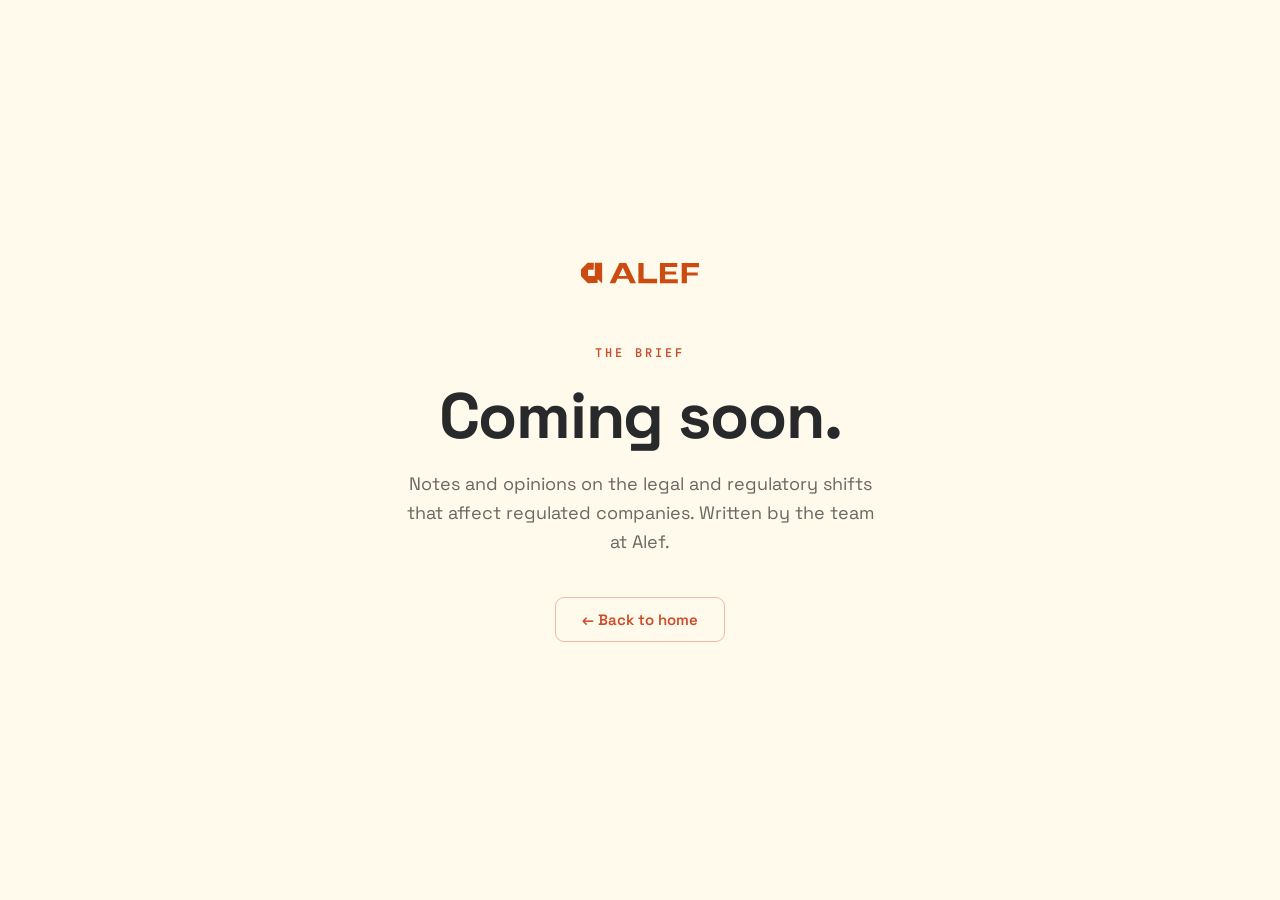
<file: the-brief.html>
<!DOCTYPE html>
<html lang="en">
<head>
  <meta charset="UTF-8">
  <meta name="viewport" content="width=device-width, initial-scale=1.0">
  <title>The Brief | Alef</title>
  <meta name="description" content="Notes and opinions on the legal and regulatory shifts that affect regulated companies. From the team at Alef.">
  <link rel="icon" type="image/svg+xml" href="data:image/svg+xml,%3Csvg xmlns='http://www.w3.org/2000/svg' viewBox='0 0 328 328'%3E%3Cpath fill='%23CA4C28' d='M108.41,42.96l62.51,62.3c1.08,1.07,1.69,2.53,1.69,4.06h0c.01,3.19-2.57,5.78-5.76,5.78h-61.46c-3.18,0-5.76,2.58-5.76,5.76v43.93c0,3.18,2.58,5.76,5.76,5.76h81.32c3.18,0,5.76-2.58,5.76-5.76V47.85c0-3.18,2.58-5.76,5.76-5.76h82.51c3.18,0,5.76,2.58,5.76,5.76v210.05c0,5.13-6.2,7.7-9.83,4.07l-28.56-28.56c-1.08-1.08-2.54-1.69-4.07-1.69h-10.9c-3.18,0-5.76,2.58-5.76,5.76v43.65c0,3.18-2.58,5.76-5.76,5.76h-68.28c-1.53,0-2.99-.61-4.07-1.69L43.36,179.17c-1.08-1.08-1.68-2.54-1.68-4.07V82.72c0-1.61.67-3.15,1.86-4.24l38.75-35.68c1.06-.98,2.46-1.52,3.9-1.52h18.16c1.52,0,2.99.6,4.06,1.68Z'/%3E%3C/svg%3E">
  <link rel="preconnect" href="https://fonts.googleapis.com">
  <link rel="preconnect" href="https://fonts.gstatic.com" crossorigin>
  <link href="https://fonts.googleapis.com/css2?family=Space+Grotesk:wght@300;400;500;600;700&family=JetBrains+Mono:wght@400;500;700&display=swap" rel="stylesheet">
  <style>
    :root {
      --alef-orange: #CA4C28;
      --alef-charcoal: #27292B;
      --alef-light: #FFFAEC;
      --alef-mist: #F5EEDB;
      --font-display: 'Space Grotesk', -apple-system, sans-serif;
      --font-mono: 'JetBrains Mono', monospace;
    }
    *, *::before, *::after { margin: 0; padding: 0; box-sizing: border-box; }
    body {
      font-family: var(--font-display);
      background: var(--alef-light);
      color: var(--alef-charcoal);
      min-height: 100vh;
      display: flex;
      flex-direction: column;
      align-items: center;
      justify-content: center;
      text-align: center;
      padding: 32px;
      -webkit-font-smoothing: antialiased;
    }
    a { text-decoration: none; color: inherit; }
    img { display: block; }
    .brief__logo img { height: 30px; width: auto; margin-bottom: 56px; }
    .brief__label {
      font-family: var(--font-mono);
      font-size: 12px;
      font-weight: 600;
      letter-spacing: 3px;
      text-transform: uppercase;
      color: var(--alef-orange);
      margin-bottom: 20px;
    }
    h1 {
      font-size: clamp(2.4rem, 6vw, 4rem);
      font-weight: 700;
      letter-spacing: -0.02em;
      line-height: 1.05;
      margin-bottom: 20px;
    }
    p {
      font-size: 18px;
      line-height: 1.6;
      color: rgba(42, 42, 42, 0.7);
      max-width: 480px;
      margin-bottom: 40px;
    }
    .brief__back {
      display: inline-flex;
      align-items: center;
      gap: 8px;
      font-size: 15px;
      font-weight: 600;
      color: var(--alef-orange);
      border: 1.5px solid rgba(202, 76, 40, 0.35);
      padding: 12px 26px;
      border-radius: 9px;
      transition: all 0.2s;
    }
    .brief__back:hover { background: rgba(202, 76, 40, 0.07); border-color: var(--alef-orange); }
  </style>
</head>
<body>
  <a href="/" class="brief__logo" aria-label="Alef - Home">
    <img src="/brand/alef-horizontal-rust.svg" alt="Alef">
  </a>
  <p class="brief__label">The Brief</p>
  <h1>Coming soon.</h1>
  <p>Notes and opinions on the legal and regulatory shifts that affect regulated companies. Written by the team at Alef.</p>
  <a href="/" class="brief__back">&larr; Back to home</a>
</body>
</html>
</file>
